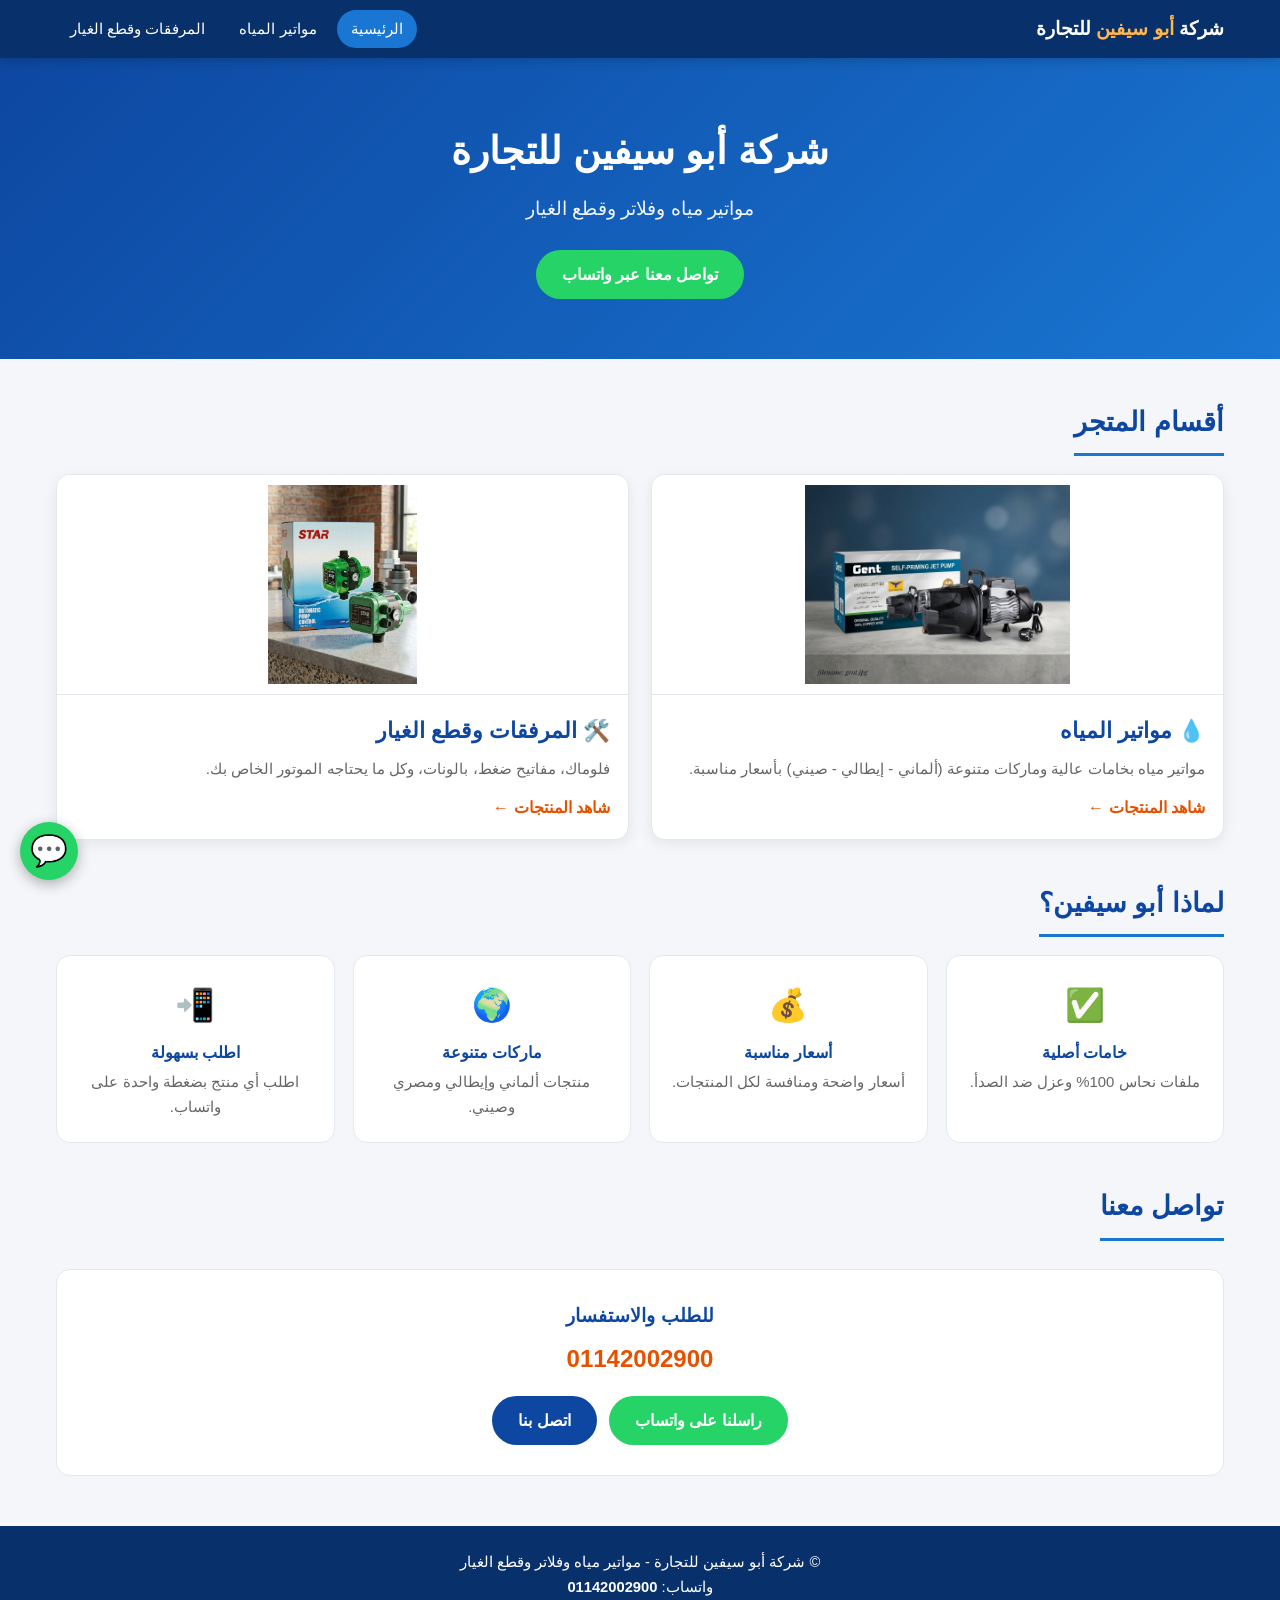
<file: index.html>
<!DOCTYPE html>
<html lang="ar" dir="rtl">
<head>
  <meta charset="UTF-8">
  <meta name="viewport" content="width=device-width, initial-scale=1.0">
  <title>شركة أبو سيفين للتجارة | مواتير مياه وفلاتر وقطع الغيار</title>
  <meta name="description" content="شركة أبو سيفين للتجارة - مواتير مياه وفلاتر وقطع الغيار بأفضل الأسعار. اطلب مباشرة عبر واتساب.">
  <meta name="theme-color" content="#08306b">
  <meta property="og:type" content="website">
  <meta property="og:locale" content="ar_EG">
  <meta property="og:title" content="شركة أبو سيفين للتجارة | مواتير مياه وفلاتر وقطع الغيار">
  <meta property="og:description" content="مواتير مياه وفلاتر وقطع الغيار بأفضل الأسعار. اطلب مباشرة عبر واتساب.">
  <meta property="og:image" content="gent.jpg">
  <link rel="stylesheet" href="style.css">
</head>
<body>

  <nav class="navbar">
    <div class="container">
      <a href="index.html" class="brand">شركة <span>أبو سيفين</span> للتجارة</a>
      <div class="nav-links">
        <a href="index.html" class="active" aria-current="page">الرئيسية</a>
        <a href="motors.html">مواتير المياه</a>
        <a href="accessories.html">المرفقات وقطع الغيار</a>
      </div>
    </div>
  </nav>

  <header class="hero">
    <h1>شركة أبو سيفين للتجارة</h1>
    <p>مواتير مياه وفلاتر وقطع الغيار</p>
    <a class="btn btn-whatsapp" data-wa href="#">تواصل معنا عبر واتساب</a>
  </header>

  <main class="container">

    <h2 class="section-title">أقسام المتجر</h2>
    <div class="categories">
      <a class="category-card" href="motors.html">
        <img src="gent.jpg" alt="مواتير المياه"
             onerror="this.onerror=null;this.style.objectFit='contain';this.style.padding='20px';this.src='data:image/svg+xml;utf8,%3Csvg xmlns=%22http://www.w3.org/2000/svg%22 viewBox=%220 0 400 300%22%3E%3Crect width=%22400%22 height=%22300%22 fill=%22%23eef3fa%22/%3E%3C/svg%3E';">
        <div class="info">
          <h3>💧 مواتير المياه</h3>
          <p>مواتير مياه بخامات عالية وماركات متنوعة (ألماني - إيطالي - صيني) بأسعار مناسبة.</p>
          <span class="more">شاهد المنتجات ←</span>
        </div>
      </a>

      <a class="category-card" href="accessories.html">
        <img src="star-flomac.jpg" alt="مرفقات المواتير وقطع الغيار"
             onerror="this.onerror=null;this.style.objectFit='contain';this.style.padding='20px';this.src='data:image/svg+xml;utf8,%3Csvg xmlns=%22http://www.w3.org/2000/svg%22 viewBox=%220 0 400 300%22%3E%3Crect width=%22400%22 height=%22300%22 fill=%22%23eef3fa%22/%3E%3C/svg%3E';">
        <div class="info">
          <h3>🛠️ المرفقات وقطع الغيار</h3>
          <p>فلوماك، مفاتيح ضغط، بالونات، وكل ما يحتاجه الموتور الخاص بك.</p>
          <span class="more">شاهد المنتجات ←</span>
        </div>
      </a>
    </div>

    <h2 class="section-title">لماذا أبو سيفين؟</h2>
    <div class="info-grid">
      <div class="info-box">
        <div class="icon">✅</div>
        <h4>خامات أصلية</h4>
        <p>ملفات نحاس 100% وعزل ضد الصدأ.</p>
      </div>
      <div class="info-box">
        <div class="icon">💰</div>
        <h4>أسعار مناسبة</h4>
        <p>أسعار واضحة ومنافسة لكل المنتجات.</p>
      </div>
      <div class="info-box">
        <div class="icon">🌍</div>
        <h4>ماركات متنوعة</h4>
        <p>منتجات ألماني وإيطالي ومصري وصيني.</p>
      </div>
      <div class="info-box">
        <div class="icon">📲</div>
        <h4>اطلب بسهولة</h4>
        <p>اطلب أي منتج بضغطة واحدة على واتساب.</p>
      </div>
    </div>

    <h2 class="section-title">تواصل معنا</h2>
    <div class="contact-box">
      <h3>للطلب والاستفسار</h3>
      <p class="phone"><a data-tel href="tel:+201142002900">01142002900</a></p>
      <div class="contact-actions">
        <a class="btn btn-whatsapp" data-wa href="#">راسلنا على واتساب</a>
        <a class="btn btn-call" data-tel href="tel:+201142002900">اتصل بنا</a>
      </div>
    </div>

  </main>

  <footer>
    <p>© شركة أبو سيفين للتجارة - مواتير مياه وفلاتر وقطع الغيار</p>
    <p>واتساب: <span class="phone">01142002900</span></p>
  </footer>

  <a class="float-wa" data-wa href="#" aria-label="واتساب">💬</a>

  <script src="script.js"></script>
</body>
</html>
</file>
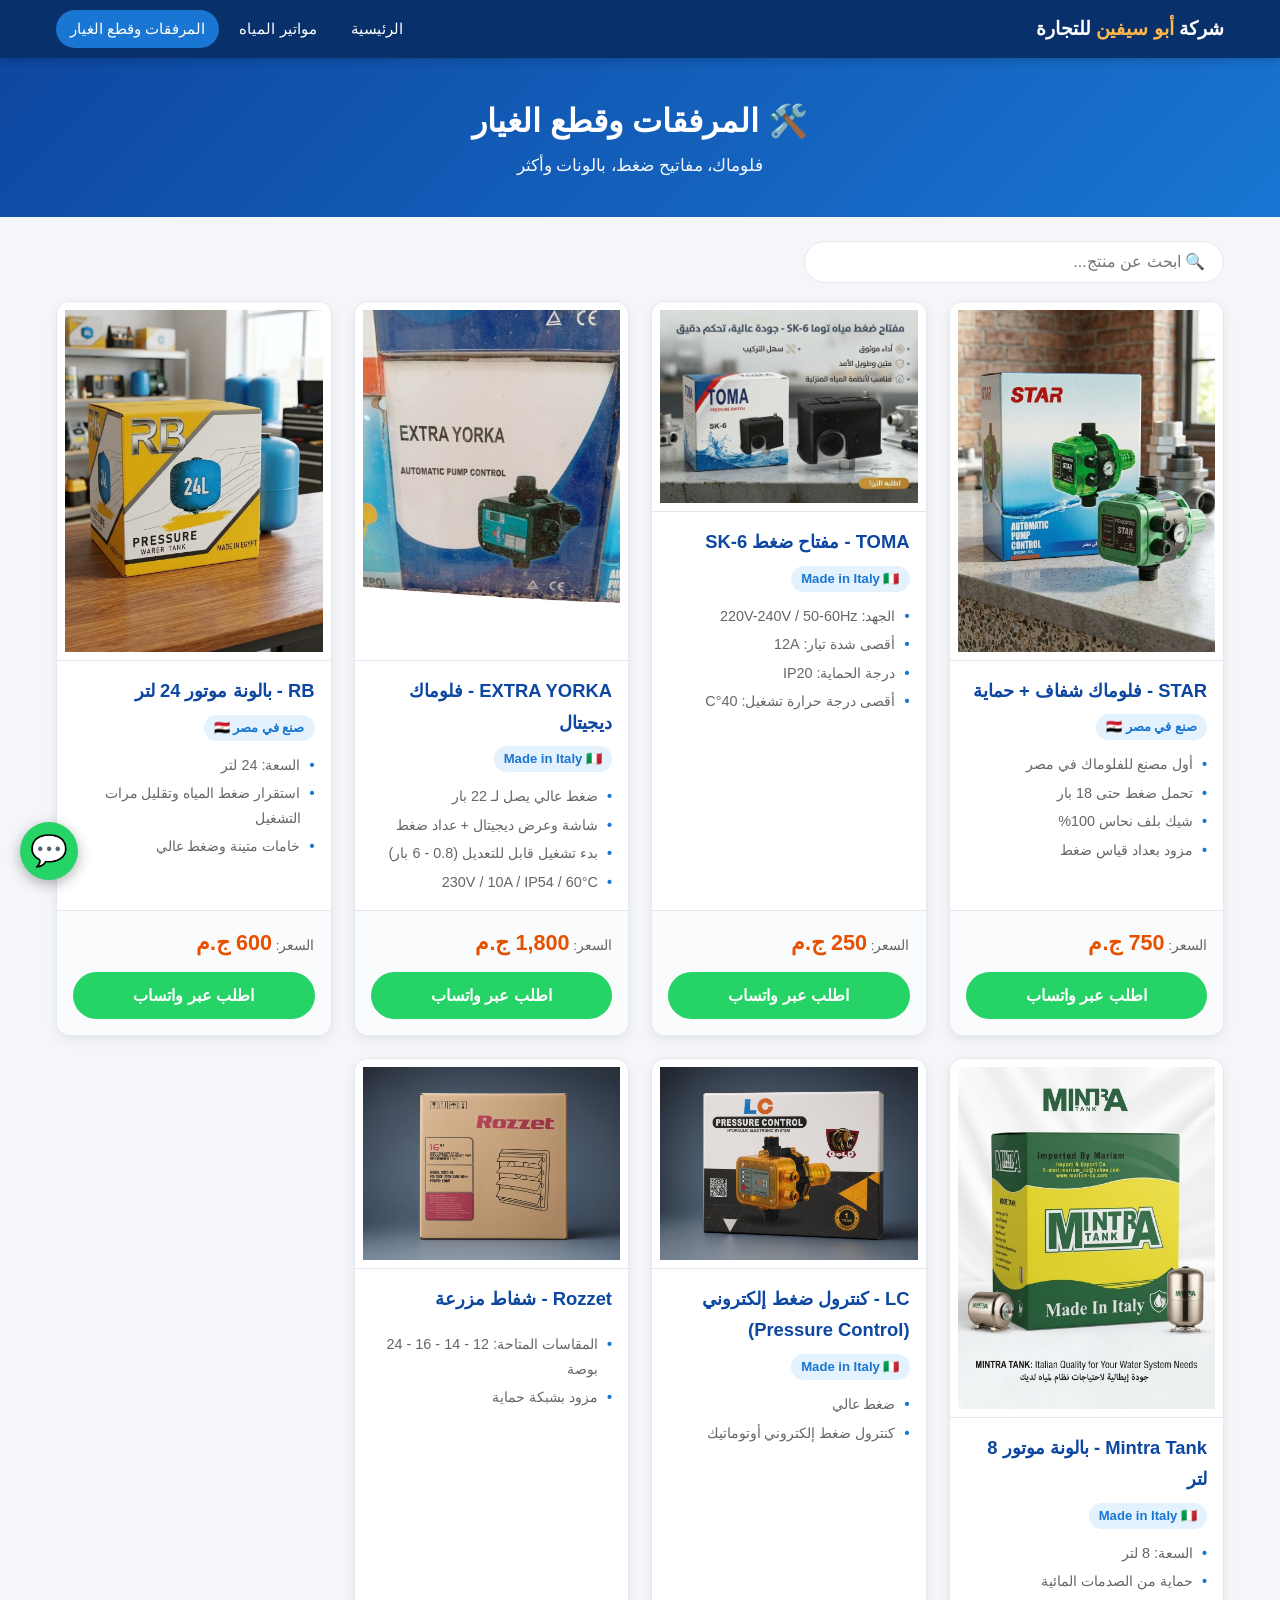
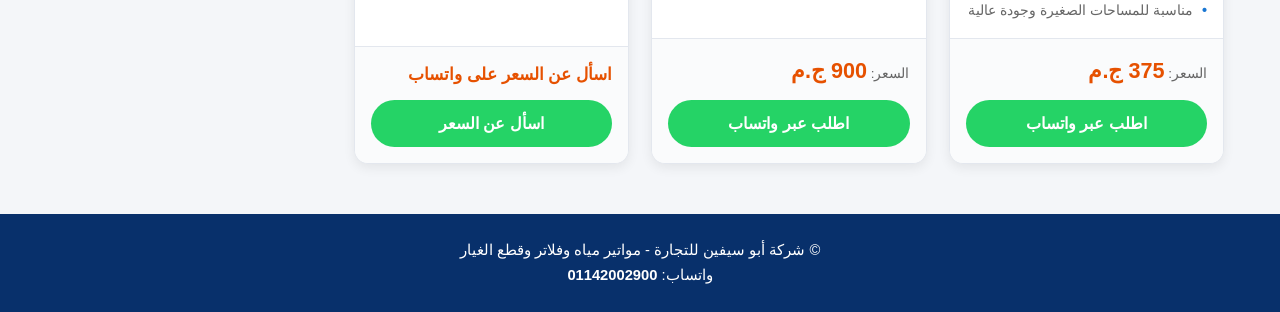
<file: accessories.html>
<!DOCTYPE html>
<html lang="ar" dir="rtl">
<head>
  <meta charset="UTF-8">
  <meta name="viewport" content="width=device-width, initial-scale=1.0">
  <title>المرفقات وقطع الغيار | شركة أبو سيفين للتجارة</title>
  <meta name="description" content="فلوماك ومفاتيح ضغط وبالونات وقطع غيار المواتير من شركة أبو سيفين للتجارة. اطلب عبر واتساب.">
  <meta name="theme-color" content="#08306b">
  <link rel="stylesheet" href="style.css">
</head>
<body>

  <nav class="navbar">
    <div class="container">
      <a href="index.html" class="brand">شركة <span>أبو سيفين</span> للتجارة</a>
      <div class="nav-links">
        <a href="index.html">الرئيسية</a>
        <a href="motors.html">مواتير المياه</a>
        <a href="accessories.html" class="active" aria-current="page">المرفقات وقطع الغيار</a>
      </div>
    </div>
  </nav>

  <header class="hero page-hero">
    <h1>🛠️ المرفقات وقطع الغيار</h1>
    <p>فلوماك، مفاتيح ضغط، بالونات وأكثر</p>
  </header>

  <main class="container">
    <div class="toolbar">
      <input type="search" id="search" class="search" placeholder="🔍 ابحث عن منتج..." aria-label="ابحث عن منتج">
    </div>

    <div class="grid" id="products" data-category="accessories"></div>
    <p class="empty" id="empty" role="status">لا توجد نتائج مطابقة لبحثك.</p>
  </main>

  <footer>
    <p>© شركة أبو سيفين للتجارة - مواتير مياه وفلاتر وقطع الغيار</p>
    <p>واتساب: <span class="phone">01142002900</span></p>
  </footer>

  <a class="float-wa" data-wa href="#" aria-label="واتساب">💬</a>

  <script src="script.js"></script>
</body>
</html>
</file>
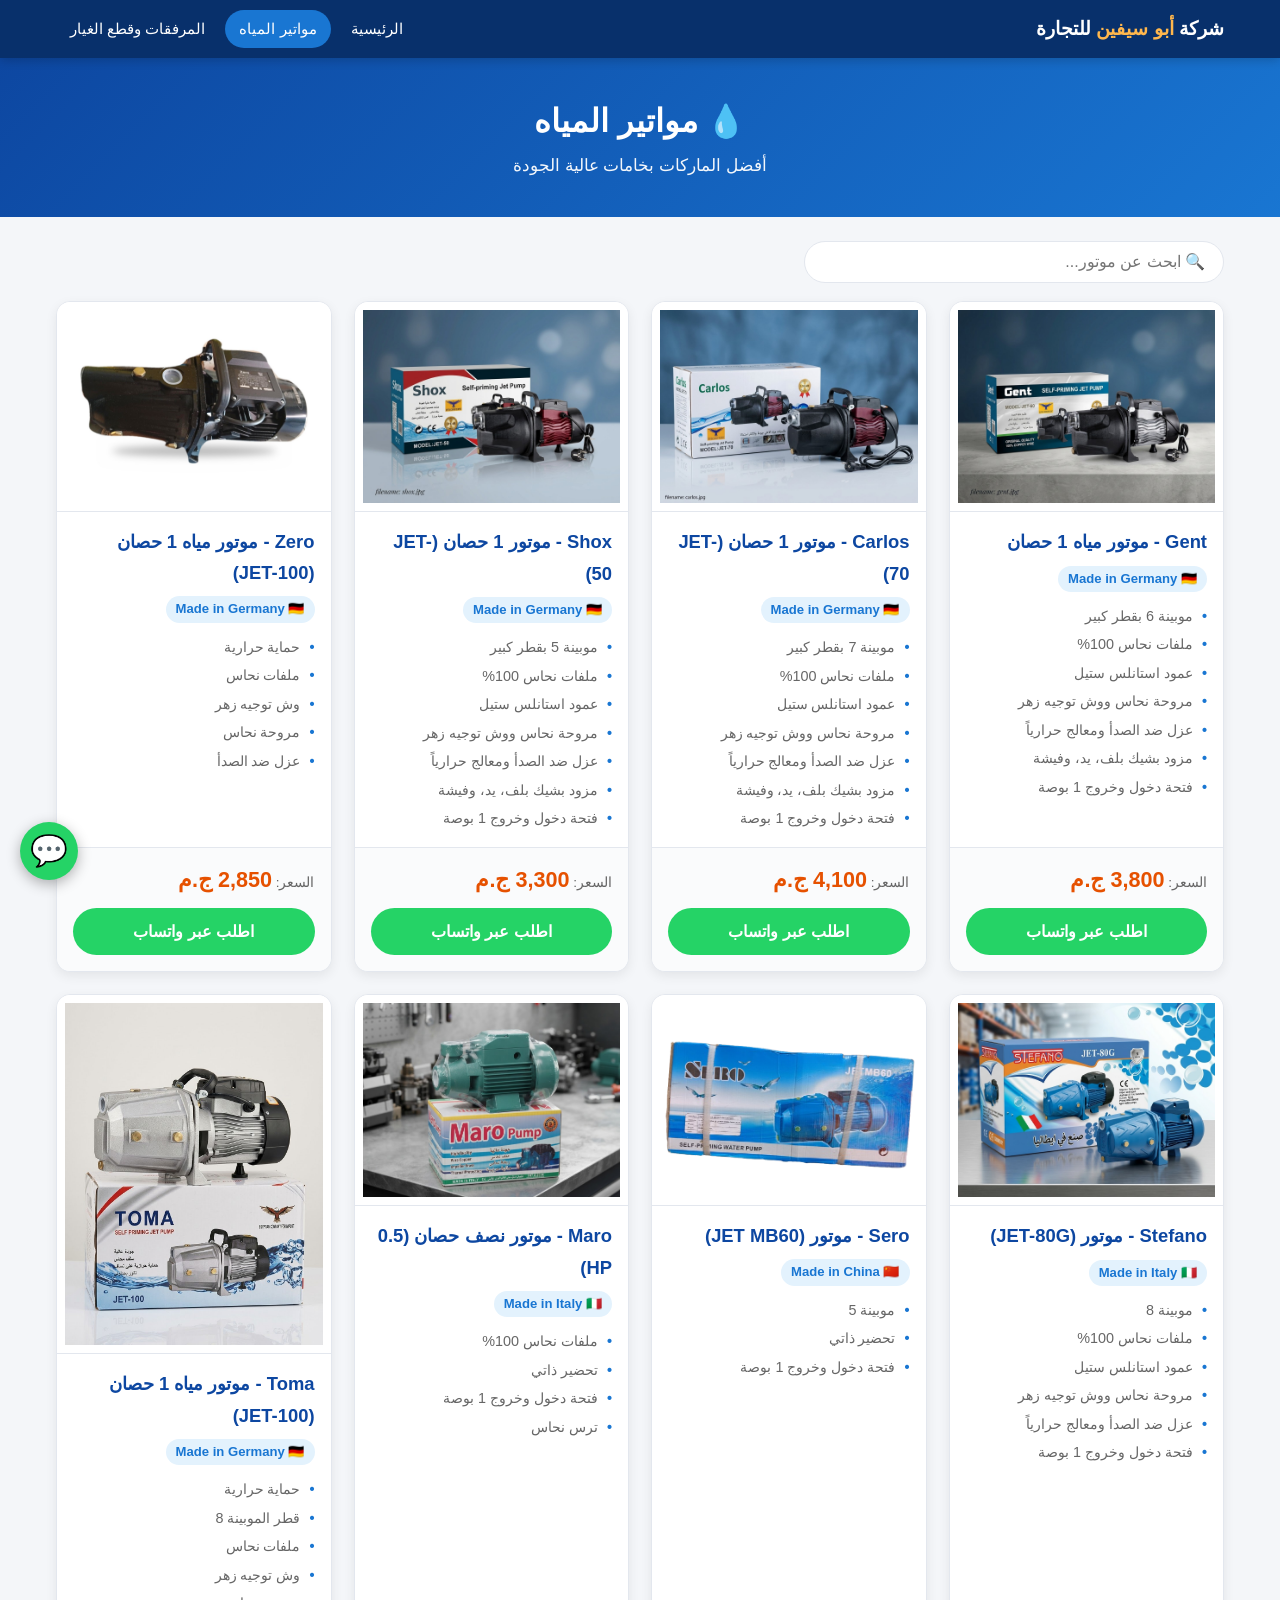
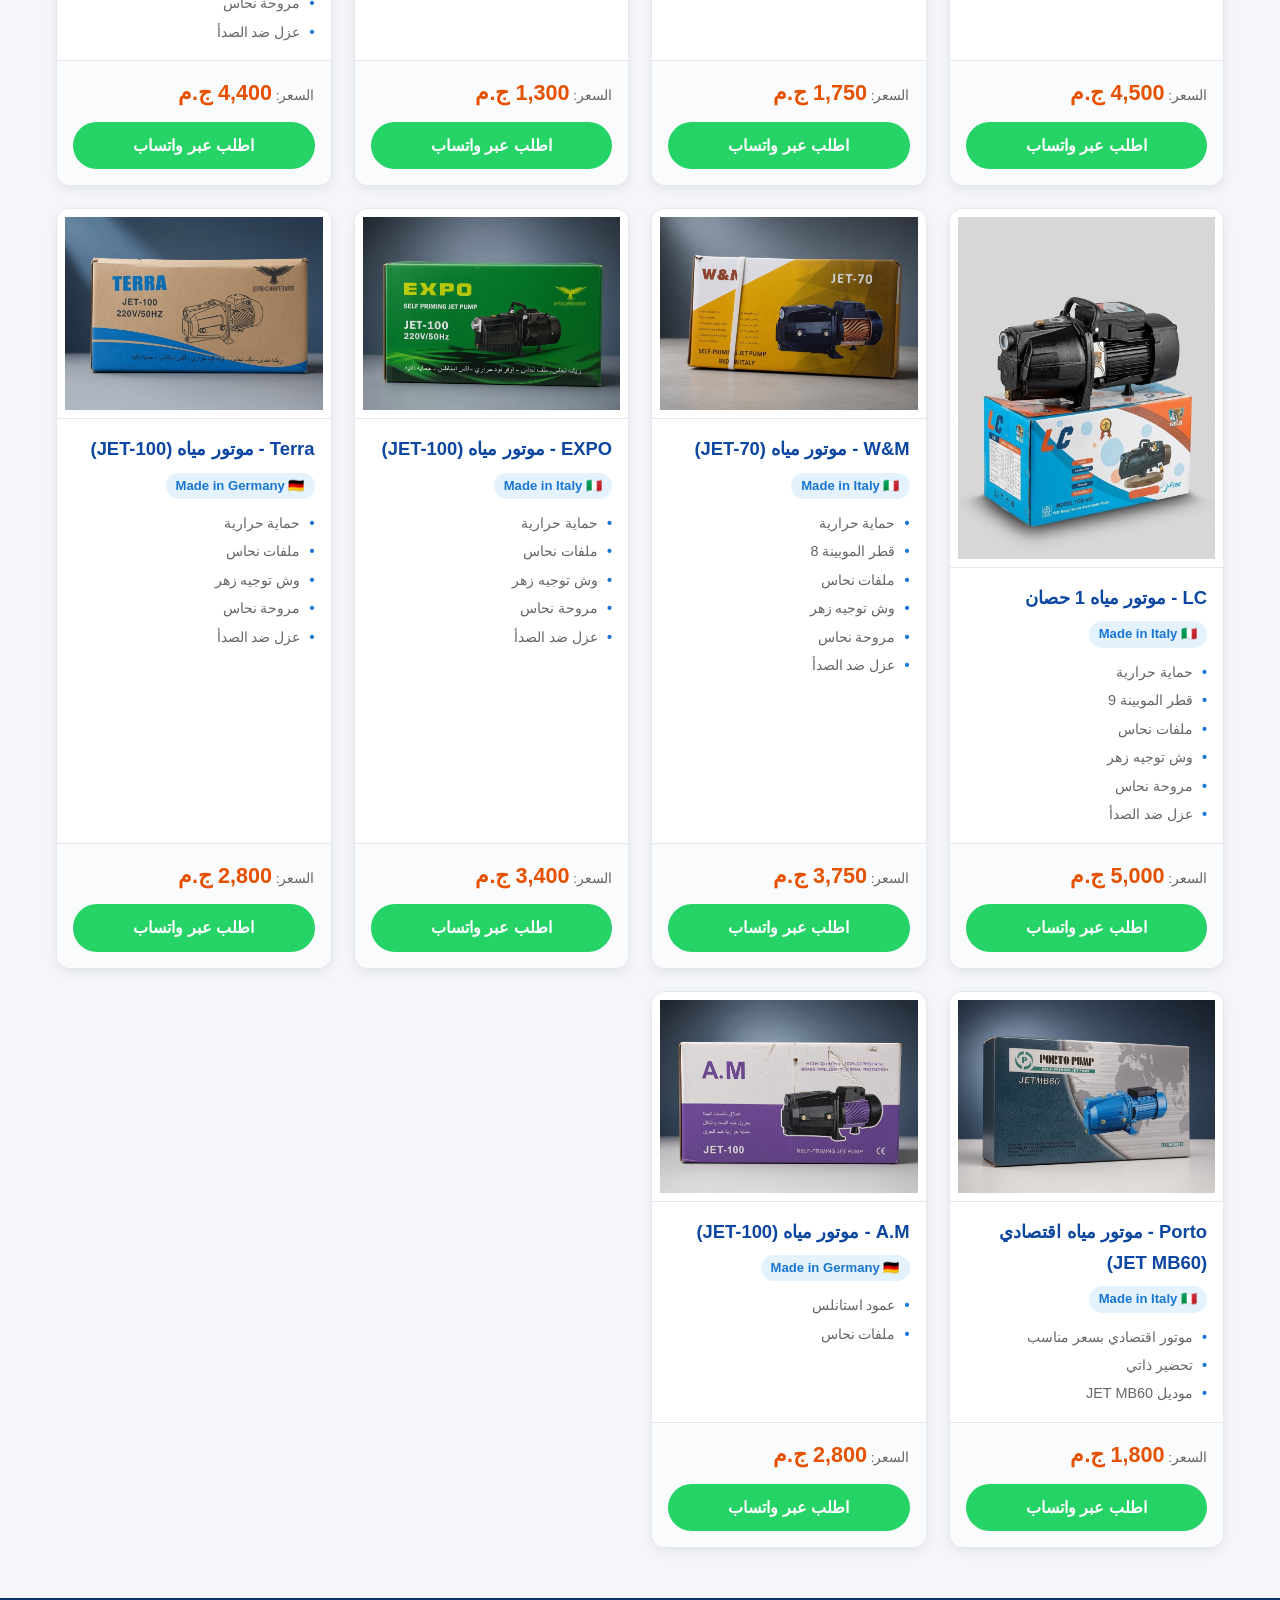
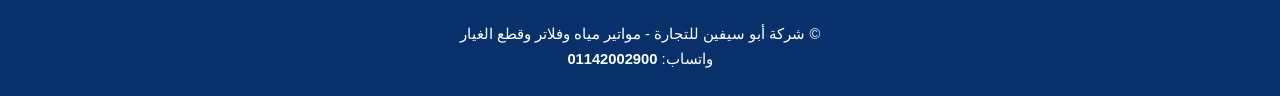
<file: motors.html>
<!DOCTYPE html>
<html lang="ar" dir="rtl">
<head>
  <meta charset="UTF-8">
  <meta name="viewport" content="width=device-width, initial-scale=1.0">
  <title>مواتير المياه | شركة أبو سيفين للتجارة</title>
  <meta name="description" content="مواتير مياه بماركات ألماني وإيطالي وصيني بأسعار مناسبة من شركة أبو سيفين للتجارة. اطلب عبر واتساب.">
  <meta name="theme-color" content="#08306b">
  <link rel="stylesheet" href="style.css">
</head>
<body>

  <nav class="navbar">
    <div class="container">
      <a href="index.html" class="brand">شركة <span>أبو سيفين</span> للتجارة</a>
      <div class="nav-links">
        <a href="index.html">الرئيسية</a>
        <a href="motors.html" class="active" aria-current="page">مواتير المياه</a>
        <a href="accessories.html">المرفقات وقطع الغيار</a>
      </div>
    </div>
  </nav>

  <header class="hero page-hero">
    <h1>💧 مواتير المياه</h1>
    <p>أفضل الماركات بخامات عالية الجودة</p>
  </header>

  <main class="container">
    <div class="toolbar">
      <input type="search" id="search" class="search" placeholder="🔍 ابحث عن موتور..." aria-label="ابحث عن موتور">
    </div>

    <div class="grid" id="products" data-category="motors"></div>
    <p class="empty" id="empty" role="status">لا توجد نتائج مطابقة لبحثك.</p>
  </main>

  <footer>
    <p>© شركة أبو سيفين للتجارة - مواتير مياه وفلاتر وقطع الغيار</p>
    <p>واتساب: <span class="phone">01142002900</span></p>
  </footer>

  <a class="float-wa" data-wa href="#" aria-label="واتساب">💬</a>

  <script src="script.js"></script>
</body>
</html>
</file>
<file: style.css>
:root {
  --primary: #0d47a1;
  --primary-dark: #08306b;
  --secondary: #1976d2;
  --accent: #e65100;
  --whatsapp: #25d366;
  --whatsapp-dark: #1da851;
  --bg: #f4f6f9;
  --card: #ffffff;
  --text: #2b2b2b;
  --muted: #666;
  --border: #e3e7ee;
  --radius: 14px;
}

* { box-sizing: border-box; margin: 0; padding: 0; }

html { scroll-behavior: smooth; }

body {
  font-family: 'Segoe UI', Tahoma, Arial, sans-serif;
  background: var(--bg);
  color: var(--text);
  line-height: 1.7;
}

a { text-decoration: none; color: inherit; }
img { max-width: 100%; display: block; }

.container { max-width: 1200px; margin: 0 auto; padding: 0 16px; }

/* ===== Navbar ===== */
.navbar {
  background: var(--primary-dark);
  color: #fff;
  position: sticky;
  top: 0;
  z-index: 50;
  box-shadow: 0 2px 10px rgba(0,0,0,.2);
}
.navbar .container {
  display: flex;
  align-items: center;
  justify-content: space-between;
  flex-wrap: wrap;
  gap: 8px;
  padding-top: 10px;
  padding-bottom: 10px;
}
.brand { font-size: 1.2rem; font-weight: bold; }
.brand span { color: #ffb74d; }
.nav-links { display: flex; gap: 6px; flex-wrap: wrap; }
.nav-links a {
  padding: 6px 14px;
  border-radius: 20px;
  font-size: .95rem;
  transition: background .2s;
}
.nav-links a:hover { background: rgba(255,255,255,.15); }
.nav-links a.active { background: var(--secondary); }

/* ===== Hero ===== */
.hero {
  background: linear-gradient(135deg, var(--primary), var(--secondary));
  color: #fff;
  text-align: center;
  padding: 60px 16px;
}
.hero h1 { font-size: 2.4rem; margin-bottom: 10px; }
.hero p { font-size: 1.2rem; opacity: .95; margin-bottom: 24px; }

.page-hero { padding: 36px 16px; }
.page-hero h1 { font-size: 2rem; margin-bottom: 4px; }
.page-hero p { margin-bottom: 0; font-size: 1.05rem; }

/* ===== Buttons ===== */
.btn {
  display: inline-block;
  padding: 11px 26px;
  border-radius: 30px;
  font-weight: bold;
  font-size: 1rem;
  border: none;
  cursor: pointer;
  transition: transform .2s, background .2s;
}
.btn:hover { transform: translateY(-2px); }
.btn-whatsapp { background: var(--whatsapp); color: #fff; }
.btn-whatsapp:hover { background: var(--whatsapp-dark); }
.btn-light { background: #fff; color: var(--primary); }
.btn-call { background: var(--primary); color: #fff; }
.btn-call:hover { background: var(--primary-dark); }

/* وضوح التركيز عند التنقل بالكيبورد */
a:focus-visible, .btn:focus-visible, .search:focus-visible {
  outline: 3px solid #ffb74d;
  outline-offset: 2px;
}

/* ===== Sections ===== */
.section-title {
  font-size: 1.7rem;
  color: var(--primary);
  margin: 40px 0 18px;
  padding-bottom: 8px;
  border-bottom: 3px solid var(--secondary);
  display: inline-block;
}

/* ===== Home: category cards ===== */
.categories {
  display: grid;
  grid-template-columns: repeat(auto-fit, minmax(280px, 1fr));
  gap: 22px;
}
.category-card {
  background: var(--card);
  border-radius: var(--radius);
  overflow: hidden;
  border: 1px solid var(--border);
  box-shadow: 0 4px 14px rgba(0,0,0,.07);
  transition: transform .3s, box-shadow .3s;
  display: block;
}
.category-card:hover { transform: translateY(-6px); box-shadow: 0 10px 24px rgba(0,0,0,.15); }
.category-card img { width: 100%; height: 220px; object-fit: contain; padding: 10px; background: #fff; border-bottom: 1px solid var(--border); }
.category-card .info { padding: 18px; }
.category-card h3 { color: var(--primary); font-size: 1.35rem; margin-bottom: 6px; }
.category-card p { color: var(--muted); font-size: .95rem; margin-bottom: 12px; }
.category-card .more { color: var(--accent); font-weight: bold; }

/* ===== Home: info boxes ===== */
.info-grid {
  display: grid;
  grid-template-columns: repeat(auto-fit, minmax(220px, 1fr));
  gap: 18px;
}
.info-box {
  background: var(--card);
  border: 1px solid var(--border);
  border-radius: var(--radius);
  padding: 22px 16px;
  text-align: center;
}
.info-box .icon { font-size: 2rem; margin-bottom: 6px; }
.info-box h4 { color: var(--primary); margin-bottom: 4px; }
.info-box p { color: var(--muted); font-size: .93rem; }

.contact-box {
  background: var(--card);
  border: 1px solid var(--border);
  border-radius: var(--radius);
  padding: 30px 16px;
  text-align: center;
  margin-top: 10px;
}
.contact-box h3 { color: var(--primary); margin-bottom: 8px; }
.contact-box .phone { font-size: 1.5rem; font-weight: bold; color: var(--accent); direction: ltr; margin-bottom: 16px; }
.contact-actions { display: flex; gap: 12px; justify-content: center; flex-wrap: wrap; }

/* ===== Products ===== */
.toolbar { margin: 24px 0 8px; }
.search {
  width: 100%;
  max-width: 420px;
  padding: 11px 18px;
  border-radius: 30px;
  border: 1px solid var(--border);
  font-size: 1rem;
  outline: none;
}
.search:focus { border-color: var(--secondary); box-shadow: 0 0 0 3px rgba(25,118,210,.15); }

.grid {
  display: grid;
  grid-template-columns: repeat(auto-fill, minmax(270px, 1fr));
  gap: 22px;
  margin-top: 18px;
}
.card {
  background: var(--card);
  border-radius: var(--radius);
  overflow: hidden;
  border: 1px solid var(--border);
  box-shadow: 0 4px 12px rgba(0,0,0,.07);
  display: flex;
  flex-direction: column;
  transition: transform .3s, box-shadow .3s;
}
.card:hover { transform: translateY(-5px); box-shadow: 0 10px 22px rgba(0,0,0,.14); }
.card-img {
  background: #fff;
  border-bottom: 1px solid var(--border);
  aspect-ratio: 4 / 3;
  display: flex;
  align-items: center;
  justify-content: center;
}
.card-img img { width: 100%; height: 100%; object-fit: contain; padding: 8px; }
.card-header { padding: 14px 16px 0; }
.card-title { font-size: 1.15rem; color: var(--primary); margin-bottom: 6px; }
.origin-badge {
  display: inline-block;
  background: #e3f2fd;
  color: var(--secondary);
  font-size: .82rem;
  font-weight: bold;
  padding: 2px 10px;
  border-radius: 15px;
}
.card-body { padding: 12px 16px; flex-grow: 1; }
.specs-list { list-style: none; font-size: .9rem; color: var(--muted); }
.specs-list li { position: relative; padding-right: 14px; margin-bottom: 4px; }
.specs-list li::before { content: "•"; color: var(--secondary); font-weight: bold; position: absolute; right: 0; }
.card-footer { padding: 14px 16px 16px; border-top: 1px solid var(--border); background: #fafbfc; }
.price { font-size: 1.35rem; font-weight: bold; color: var(--accent); margin-bottom: 10px; }
.price small { font-size: .85rem; color: var(--muted); font-weight: normal; }
.card-footer .btn { width: 100%; text-align: center; padding: 10px; }
.empty { text-align: center; color: var(--muted); padding: 40px 0; display: none; }

/* ===== Floating WhatsApp ===== */
.float-wa {
  position: fixed;
  bottom: 20px;
  left: 20px;
  background: var(--whatsapp);
  color: #fff;
  width: 58px;
  height: 58px;
  border-radius: 50%;
  display: flex;
  align-items: center;
  justify-content: center;
  font-size: 1.9rem;
  box-shadow: 0 4px 14px rgba(0,0,0,.3);
  z-index: 60;
  transition: transform .2s;
}
.float-wa:hover { transform: scale(1.1); }

/* ===== Footer ===== */
footer {
  background: var(--primary-dark);
  color: #fff;
  text-align: center;
  padding: 24px 16px;
  margin-top: 50px;
  font-size: .92rem;
}
footer .phone { direction: ltr; display: inline-block; font-weight: bold; }

/* احترام إعداد تقليل الحركة */
@media (prefers-reduced-motion: reduce) {
  html { scroll-behavior: auto; }
  *, *::before, *::after { transition: none !important; }
}

/* ===== Mobile ===== */
@media (max-width: 600px) {
  .hero h1 { font-size: 1.7rem; }
  .page-hero h1 { font-size: 1.5rem; }
  .grid { grid-template-columns: 1fr; }
  .brand { font-size: 1.05rem; }
}

.price.price-ask { font-size: 1.05rem; }
</file>
